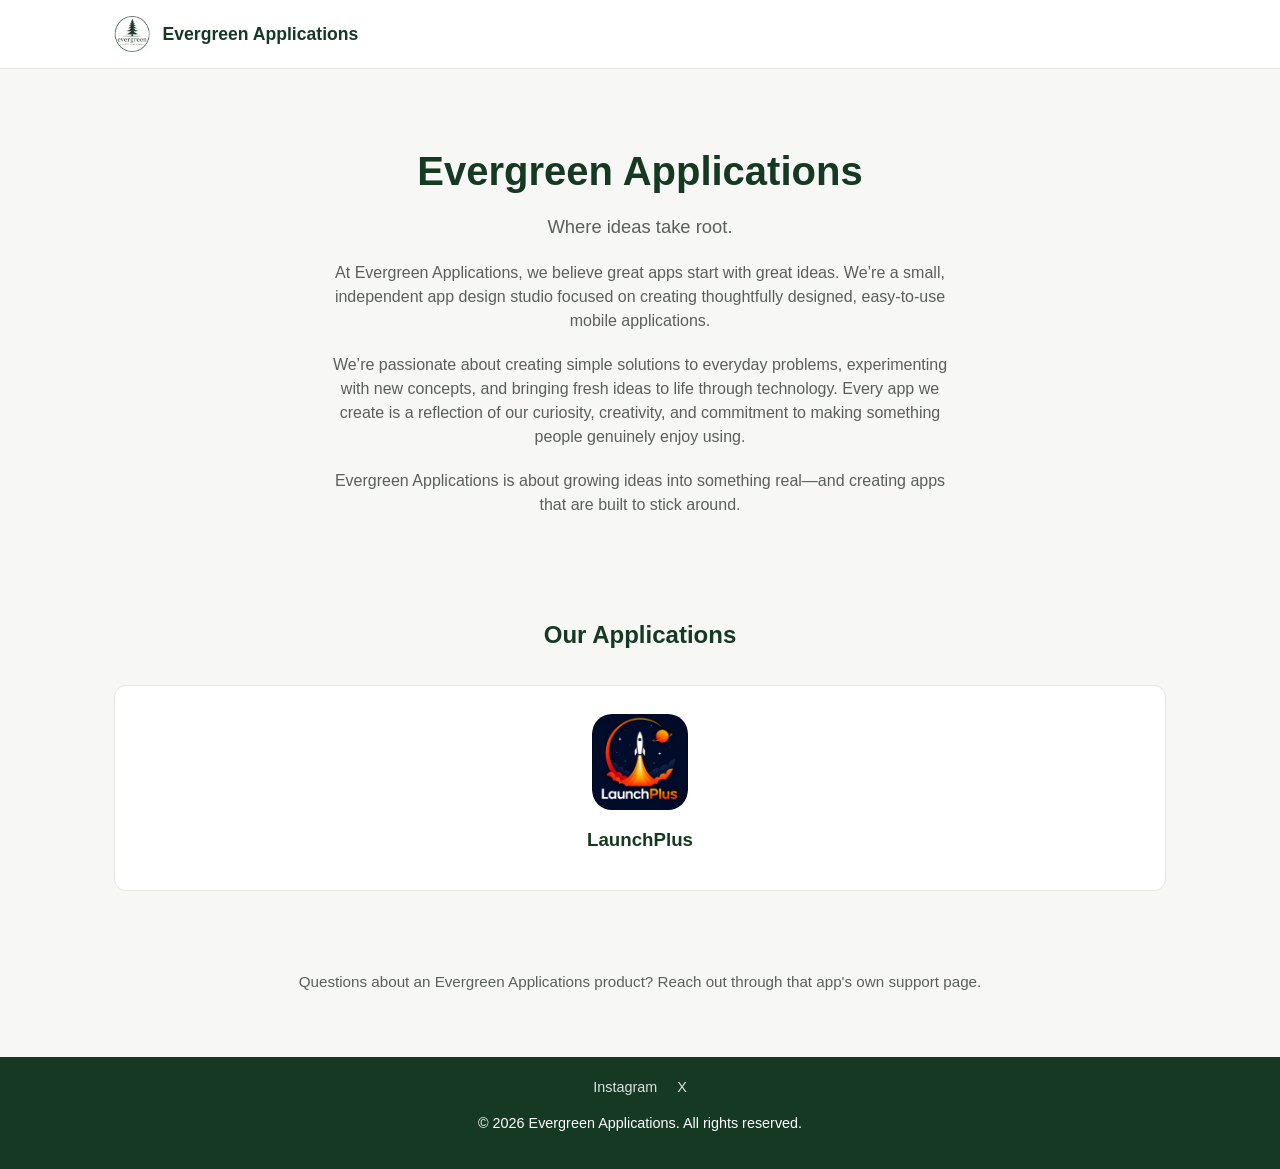
<file: index.html>
<!DOCTYPE html>
<html lang="en">
<head>
  <meta charset="UTF-8">
  <meta name="viewport" content="width=device-width, initial-scale=1.0">
  <title>Evergreen Applications</title>
  <meta name="description" content="Evergreen Applications builds thoughtfully designed software, including LaunchPlus.">
  <link rel="icon" href="images/favicon.png">
  <link rel="stylesheet" href="css/style.css">
</head>
<body>

  <header class="site-header">
    <div class="container header-inner">
      <a href="index.html" class="brand">
        <img src="images/logo.png" alt="Evergreen Applications" class="brand-logo">
        <span class="brand-name">Evergreen Applications</span>
      </a>
    </div>
  </header>

  <main>
    <section class="hero">
      <div class="container">
        <h1>Evergreen Applications</h1>
        <p class="hero-subtitle">Where ideas take root.</p>
        <p class="hero-about">
          At Evergreen Applications, we believe great apps start with great ideas. We&rsquo;re a small,
          independent app design studio focused on creating thoughtfully designed, easy-to-use mobile
          applications.
        </p>
        <p class="hero-about">
          We&rsquo;re passionate about creating simple solutions to everyday problems, experimenting with
          new concepts, and bringing fresh ideas to life through technology. Every app we create is a
          reflection of our curiosity, creativity, and commitment to making something people genuinely
          enjoy using.
        </p>
        <p class="hero-about">
          Evergreen Applications is about growing ideas into something real&mdash;and creating apps that
          are built to stick around.
        </p>
      </div>
    </section>

    <section class="apps">
      <div class="container">
        <h2>Our Applications</h2>
        <div class="app-grid">

          <a href="apps/launchplus/index.html" class="app-card">
            <div class="app-card-icon">
              <img src="apps/launchplus/images/LaunchPlus.png" alt="" class="app-icon">
            </div>
            <h3 class="app-card-title">LaunchPlus</h3>
          </a>

        </div>
      </div>
    </section>

    <section class="support-note">
      <div class="container">
        <p>Questions about an Evergreen Applications product? Reach out through that app's own support page.</p>
      </div>
    </section>
  </main>

  <footer class="site-footer">
    <div class="container">
      <nav class="footer-social">
        <a href="https://www.instagram.com/evergreen_applications" target="_blank" rel="noopener">Instagram</a>
        <a href="https://x.com/evergreenappsco" target="_blank" rel="noopener">X</a>
      </nav>
      <p>&copy; <span id="year"></span> Evergreen Applications. All rights reserved.</p>
    </div>
  </footer>

  <script src="js/main.js"></script>
</body>
</html>
</file>
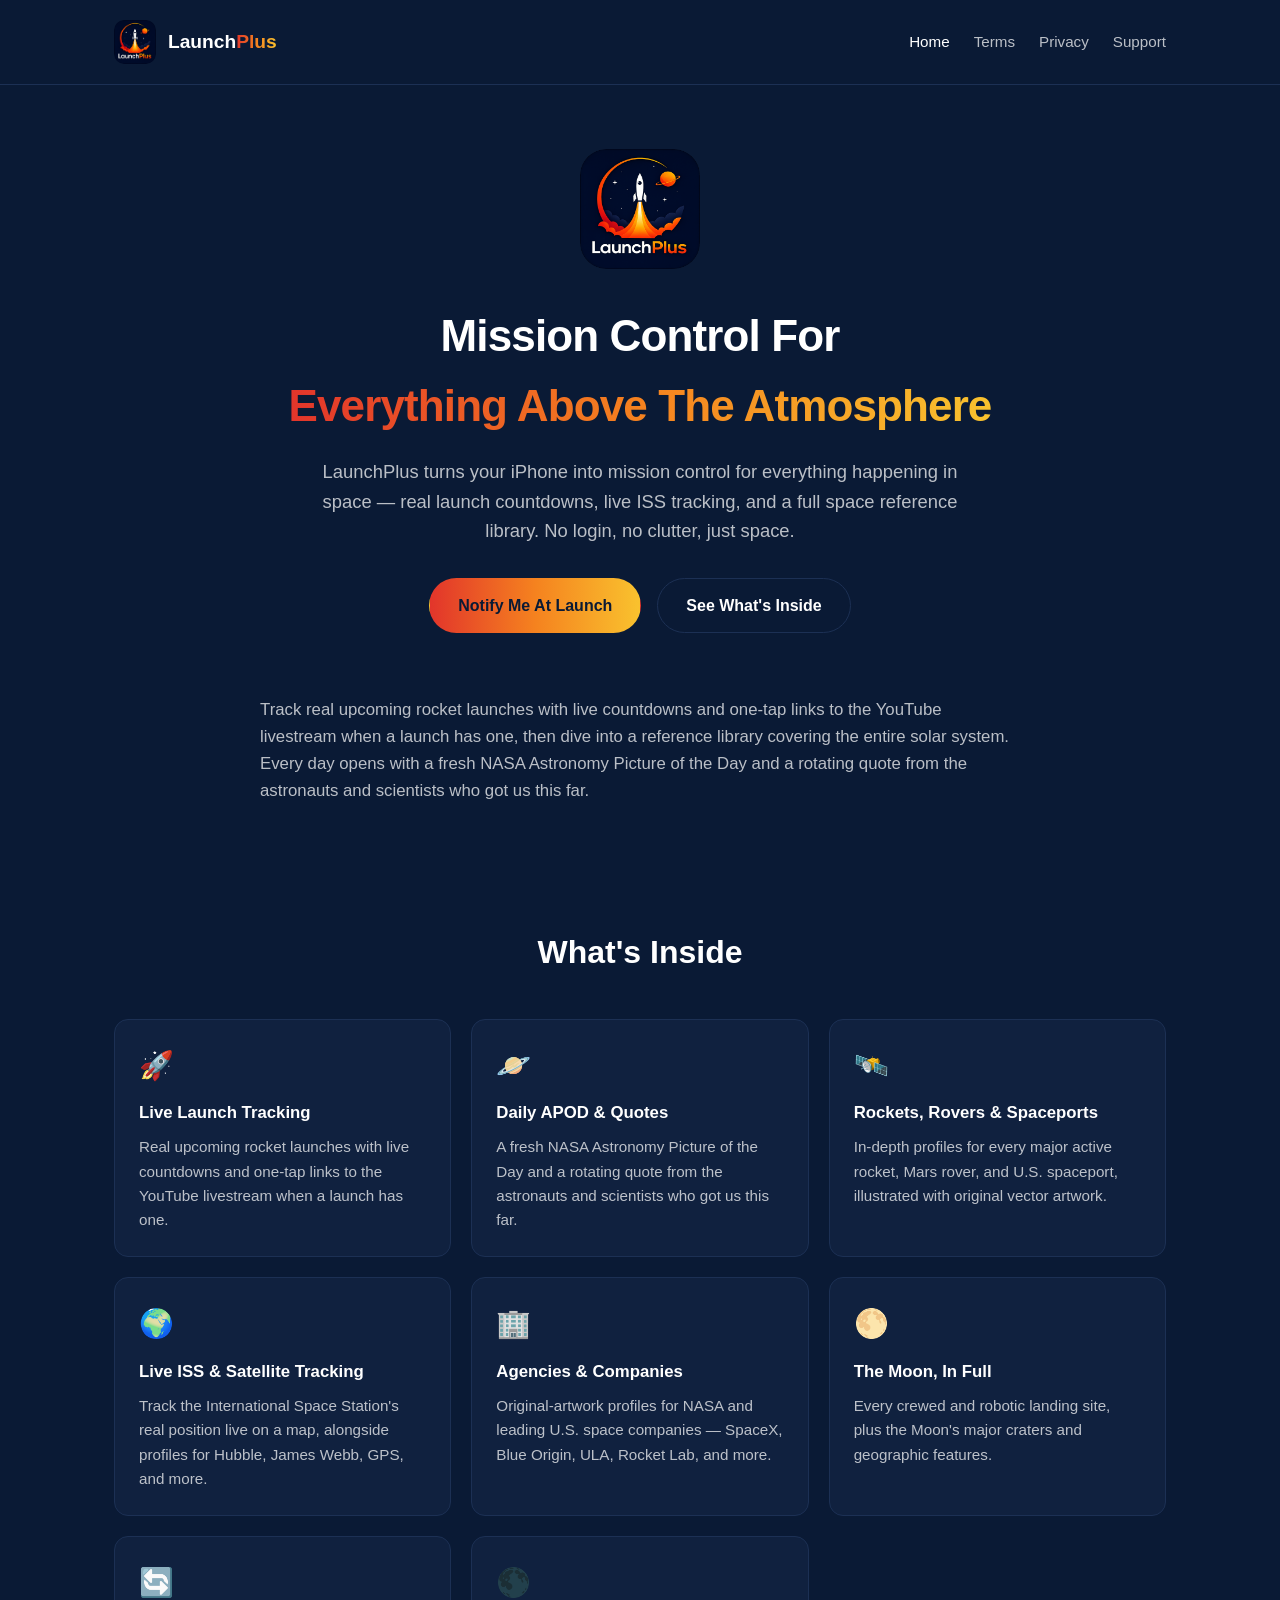
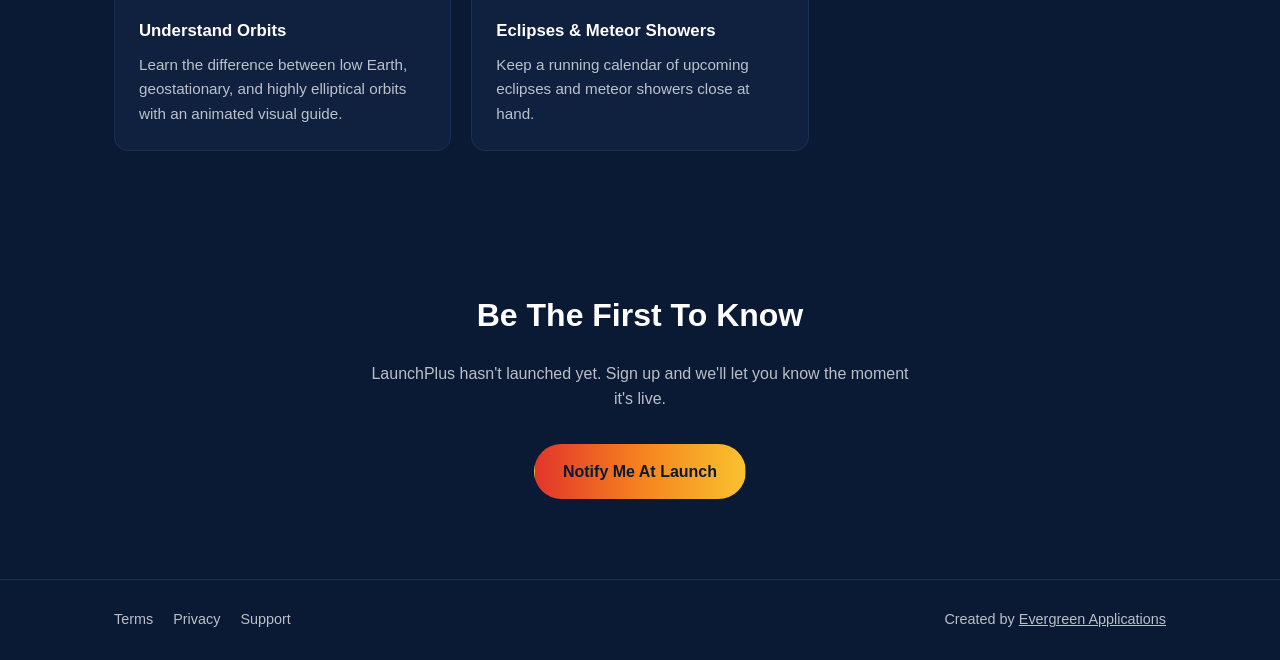
<file: apps/launchplus/index.html>
<!DOCTYPE html>
<html lang="en">
<head>
  <meta charset="UTF-8">
  <meta name="viewport" content="width=device-width, initial-scale=1.0">
  <title>LaunchPlus &mdash; Mission Control For Everything Above The Atmosphere</title>
  <meta name="description" content="LaunchPlus turns your iPhone into a mission control for everything happening above the atmosphere: live launch tracking, ISS position, and a full space reference library.">
  <link rel="icon" href="images/LaunchPlus.png">
  <link rel="stylesheet" href="css/style.css">
</head>
<body>

  <header class="site-header">
    <div class="container header-inner">
      <a href="index.html" class="brand">
        <img src="images/LaunchPlus.png" alt="LaunchPlus" class="brand-logo">
        <span class="brand-name">Launch<span class="accent-word">Plus</span></span>
      </a>
      <nav class="site-nav">
        <a href="index.html" aria-current="page">Home</a>
        <a href="terms.html">Terms</a>
        <a href="privacy.html">Privacy</a>
        <a href="support.html">Support</a>
      </nav>
    </div>
  </header>

  <main>
    <section class="hero">
      <div class="container">
        <img src="images/LaunchPlus.png" alt="" class="hero-logo">
        <h1>Mission Control For<br><span class="accent">Everything Above The Atmosphere</span></h1>
        <p class="hero-subtitle">
          LaunchPlus turns your iPhone into mission control for everything happening in space &mdash;
          real launch countdowns, live ISS tracking, and a full space reference library. No login, no clutter, just space.
        </p>
        <div class="hero-actions">
          <a href="https://form.jotform.com/262116581425050" class="button button-primary" target="_blank" rel="noopener">Notify Me At Launch</a>
          <a href="#features" class="button button-secondary">See What's Inside</a>
        </div>
      </div>
    </section>

    <section class="about">
      <div class="container">
        <p>
          Track real upcoming rocket launches with live countdowns and one-tap links to the YouTube livestream
          when a launch has one, then dive into a reference library covering the entire solar system.
          Every day opens with a fresh NASA Astronomy Picture of the Day and a rotating quote from the astronauts
          and scientists who got us this far.
        </p>
      </div>
    </section>

    <section class="features" id="features">
      <div class="container">
        <h2>What's Inside</h2>
        <div class="feature-grid">

          <div class="feature-card">
            <span class="feature-icon">🚀</span>
            <h3>Live Launch Tracking</h3>
            <p>Real upcoming rocket launches with live countdowns and one-tap links to the YouTube livestream when a launch has one.</p>
          </div>

          <div class="feature-card">
            <span class="feature-icon">🪐</span>
            <h3>Daily APOD &amp; Quotes</h3>
            <p>A fresh NASA Astronomy Picture of the Day and a rotating quote from the astronauts and scientists who got us this far.</p>
          </div>

          <div class="feature-card">
            <span class="feature-icon">🛰️</span>
            <h3>Rockets, Rovers &amp; Spaceports</h3>
            <p>In-depth profiles for every major active rocket, Mars rover, and U.S. spaceport, illustrated with original vector artwork.</p>
          </div>

          <div class="feature-card">
            <span class="feature-icon">🌍</span>
            <h3>Live ISS &amp; Satellite Tracking</h3>
            <p>Track the International Space Station's real position live on a map, alongside profiles for Hubble, James Webb, GPS, and more.</p>
          </div>

          <div class="feature-card">
            <span class="feature-icon">🏢</span>
            <h3>Agencies &amp; Companies</h3>
            <p>Original-artwork profiles for NASA and leading U.S. space companies &mdash; SpaceX, Blue Origin, ULA, Rocket Lab, and more.</p>
          </div>

          <div class="feature-card">
            <span class="feature-icon">🌕</span>
            <h3>The Moon, In Full</h3>
            <p>Every crewed and robotic landing site, plus the Moon's major craters and geographic features.</p>
          </div>

          <div class="feature-card">
            <span class="feature-icon">🔄</span>
            <h3>Understand Orbits</h3>
            <p>Learn the difference between low Earth, geostationary, and highly elliptical orbits with an animated visual guide.</p>
          </div>

          <div class="feature-card">
            <span class="feature-icon">🌑</span>
            <h3>Eclipses &amp; Meteor Showers</h3>
            <p>Keep a running calendar of upcoming eclipses and meteor showers close at hand.</p>
          </div>

        </div>
      </div>
    </section>

    <section class="notify" id="notify">
      <div class="container">
        <h2>Be The First To Know</h2>
        <p class="notify-subtitle">LaunchPlus hasn't launched yet. Sign up and we'll let you know the moment it's live.</p>
        <div class="hero-actions">
          <a href="https://form.jotform.com/262116581425050" class="button button-primary" target="_blank" rel="noopener">Notify Me At Launch</a>
        </div>
      </div>
    </section>
  </main>

  <footer class="site-footer">
    <div class="container footer-inner">
      <nav class="footer-links">
        <a href="terms.html">Terms</a>
        <a href="privacy.html">Privacy</a>
        <a href="support.html">Support</a>
      </nav>
      <p class="footer-credit">Created by <a href="../../index.html">Evergreen Applications</a></p>
    </div>
  </footer>

</body>
</html>
</file>
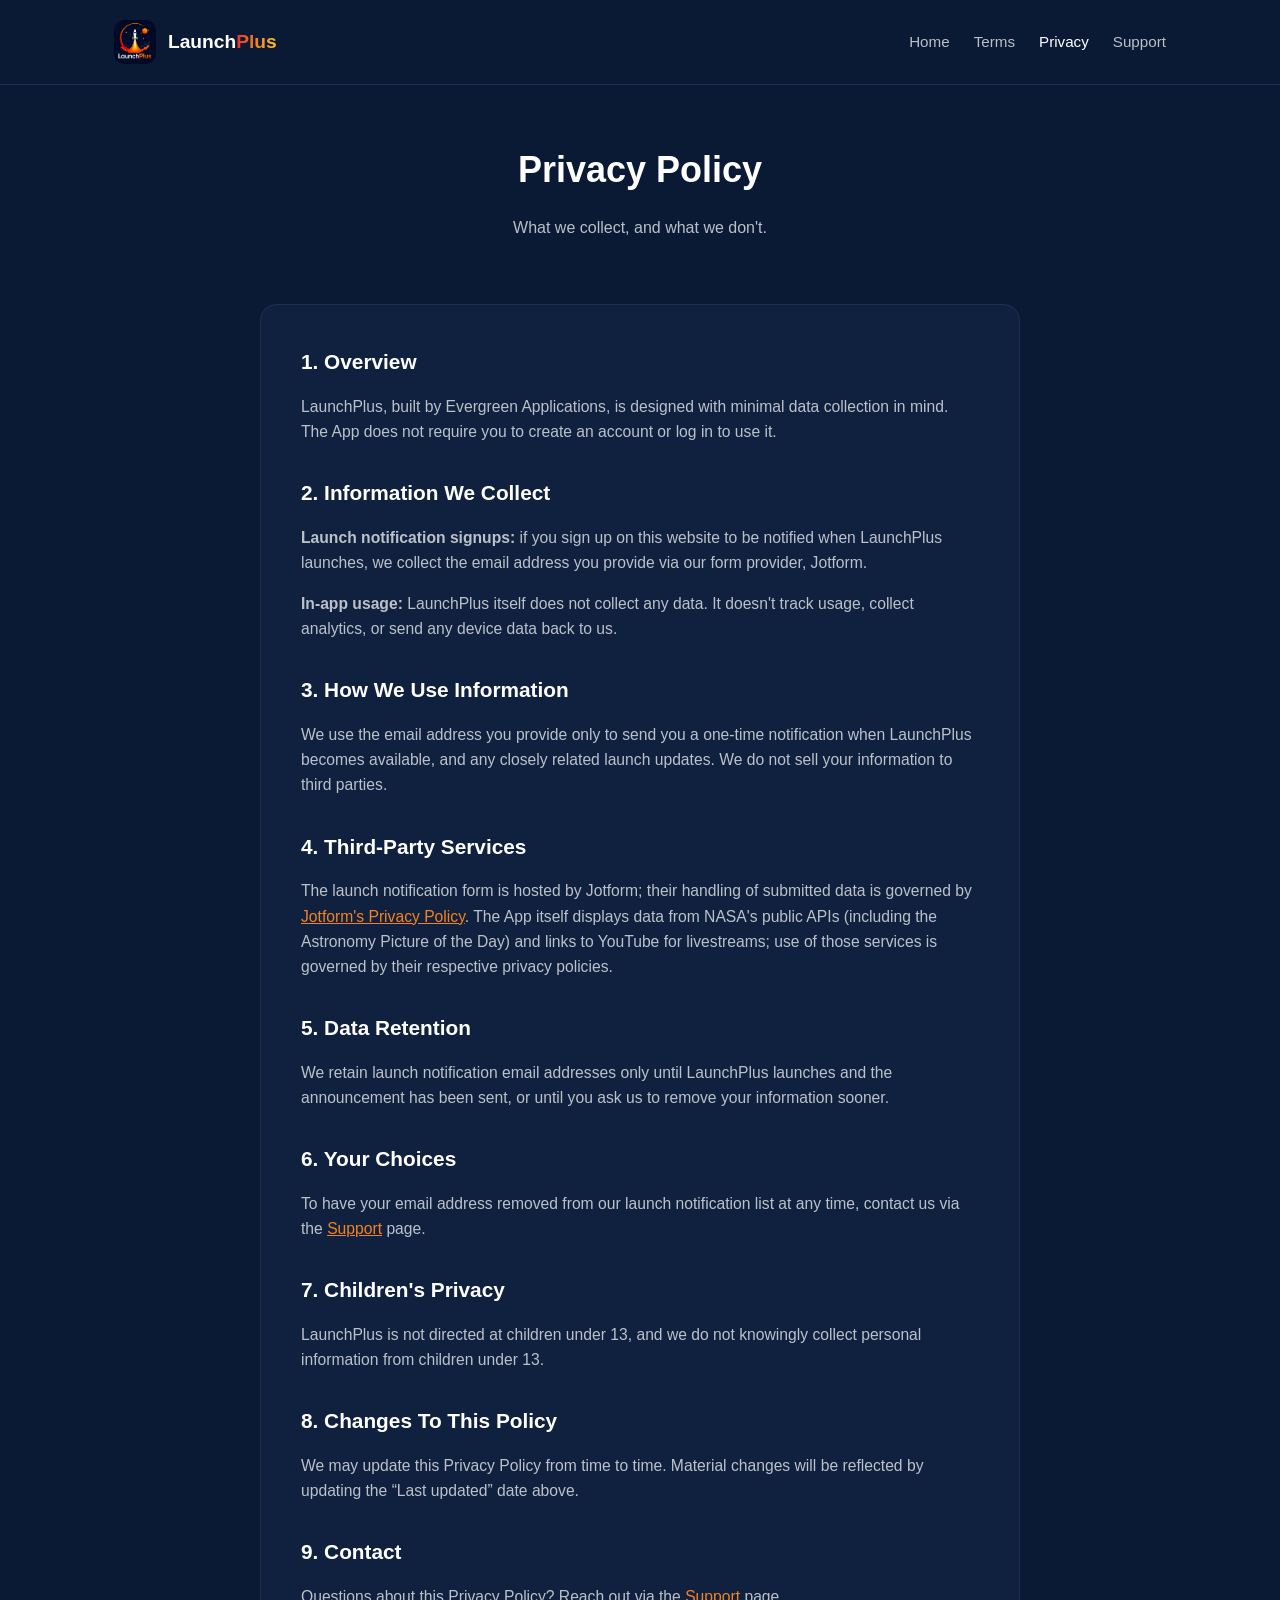
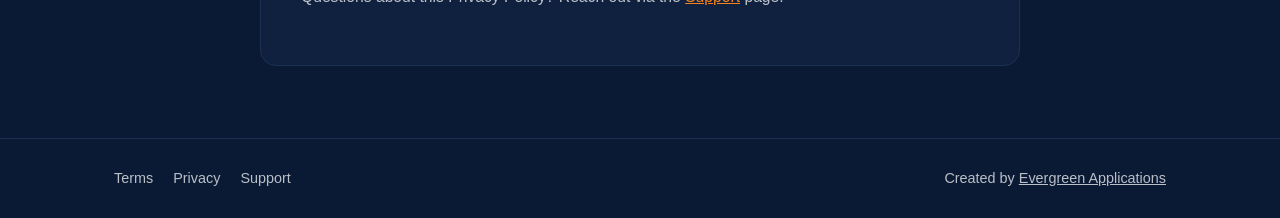
<file: apps/launchplus/privacy.html>
<!DOCTYPE html>
<html lang="en">
<head>
  <meta charset="UTF-8">
  <meta name="viewport" content="width=device-width, initial-scale=1.0">
  <title>Privacy Policy &mdash; LaunchPlus</title>
  <link rel="icon" href="images/LaunchPlus.png">
  <link rel="stylesheet" href="css/style.css">
</head>
<body>

  <header class="site-header">
    <div class="container header-inner">
      <a href="index.html" class="brand">
        <img src="images/LaunchPlus.png" alt="LaunchPlus" class="brand-logo">
        <span class="brand-name">Launch<span class="accent-word">Plus</span></span>
      </a>
      <nav class="site-nav">
        <a href="index.html">Home</a>
        <a href="terms.html">Terms</a>
        <a href="privacy.html" aria-current="page">Privacy</a>
        <a href="support.html">Support</a>
      </nav>
    </div>
  </header>

  <main>
    <section class="page-hero">
      <div class="container">
        <h1>Privacy Policy</h1>
        <p>What we collect, and what we don't.</p>
      </div>
    </section>

    <section class="legal">
      <div class="container">
        <div class="legal-content">
          <h2>1. Overview</h2>
          <p>
            LaunchPlus, built by Evergreen Applications, is designed with minimal data collection in mind. The App does
            not require you to create an account or log in to use it.
          </p>

          <h2>2. Information We Collect</h2>
          <p>
            <strong>Launch notification signups:</strong> if you sign up on this website to be notified when LaunchPlus
            launches, we collect the email address you provide via our form provider, Jotform.
          </p>
          <p>
            <strong>In-app usage:</strong> LaunchPlus itself does not collect any data. It doesn't track usage,
            collect analytics, or send any device data back to us.
          </p>

          <h2>3. How We Use Information</h2>
          <p>
            We use the email address you provide only to send you a one-time notification when LaunchPlus becomes
            available, and any closely related launch updates. We do not sell your information to third parties.
          </p>

          <h2>4. Third-Party Services</h2>
          <p>
            The launch notification form is hosted by Jotform; their handling of submitted data is governed by
            <a href="https://www.jotform.com/privacy/" target="_blank" rel="noopener">Jotform's Privacy Policy</a>.
            The App itself displays data from NASA's public APIs (including the Astronomy Picture of the Day) and
            links to YouTube for livestreams; use of those services is governed by their respective privacy policies.
          </p>

          <h2>5. Data Retention</h2>
          <p>
            We retain launch notification email addresses only until LaunchPlus launches and the announcement has been
            sent, or until you ask us to remove your information sooner.
          </p>

          <h2>6. Your Choices</h2>
          <p>
            To have your email address removed from our launch notification list at any time, contact us via the
            <a href="support.html">Support</a> page.
          </p>

          <h2>7. Children's Privacy</h2>
          <p>
            LaunchPlus is not directed at children under 13, and we do not knowingly collect personal information from
            children under 13.
          </p>

          <h2>8. Changes To This Policy</h2>
          <p>
            We may update this Privacy Policy from time to time. Material changes will be reflected by updating the
            &ldquo;Last updated&rdquo; date above.
          </p>

          <h2>9. Contact</h2>
          <p>
            Questions about this Privacy Policy? Reach out via the <a href="support.html">Support</a> page.
          </p>
        </div>
      </div>
    </section>
  </main>

  <footer class="site-footer">
    <div class="container footer-inner">
      <nav class="footer-links">
        <a href="terms.html">Terms</a>
        <a href="privacy.html">Privacy</a>
        <a href="support.html">Support</a>
      </nav>
      <p class="footer-credit">Created by <a href="../../index.html">Evergreen Applications</a></p>
    </div>
  </footer>

</body>
</html>
</file>
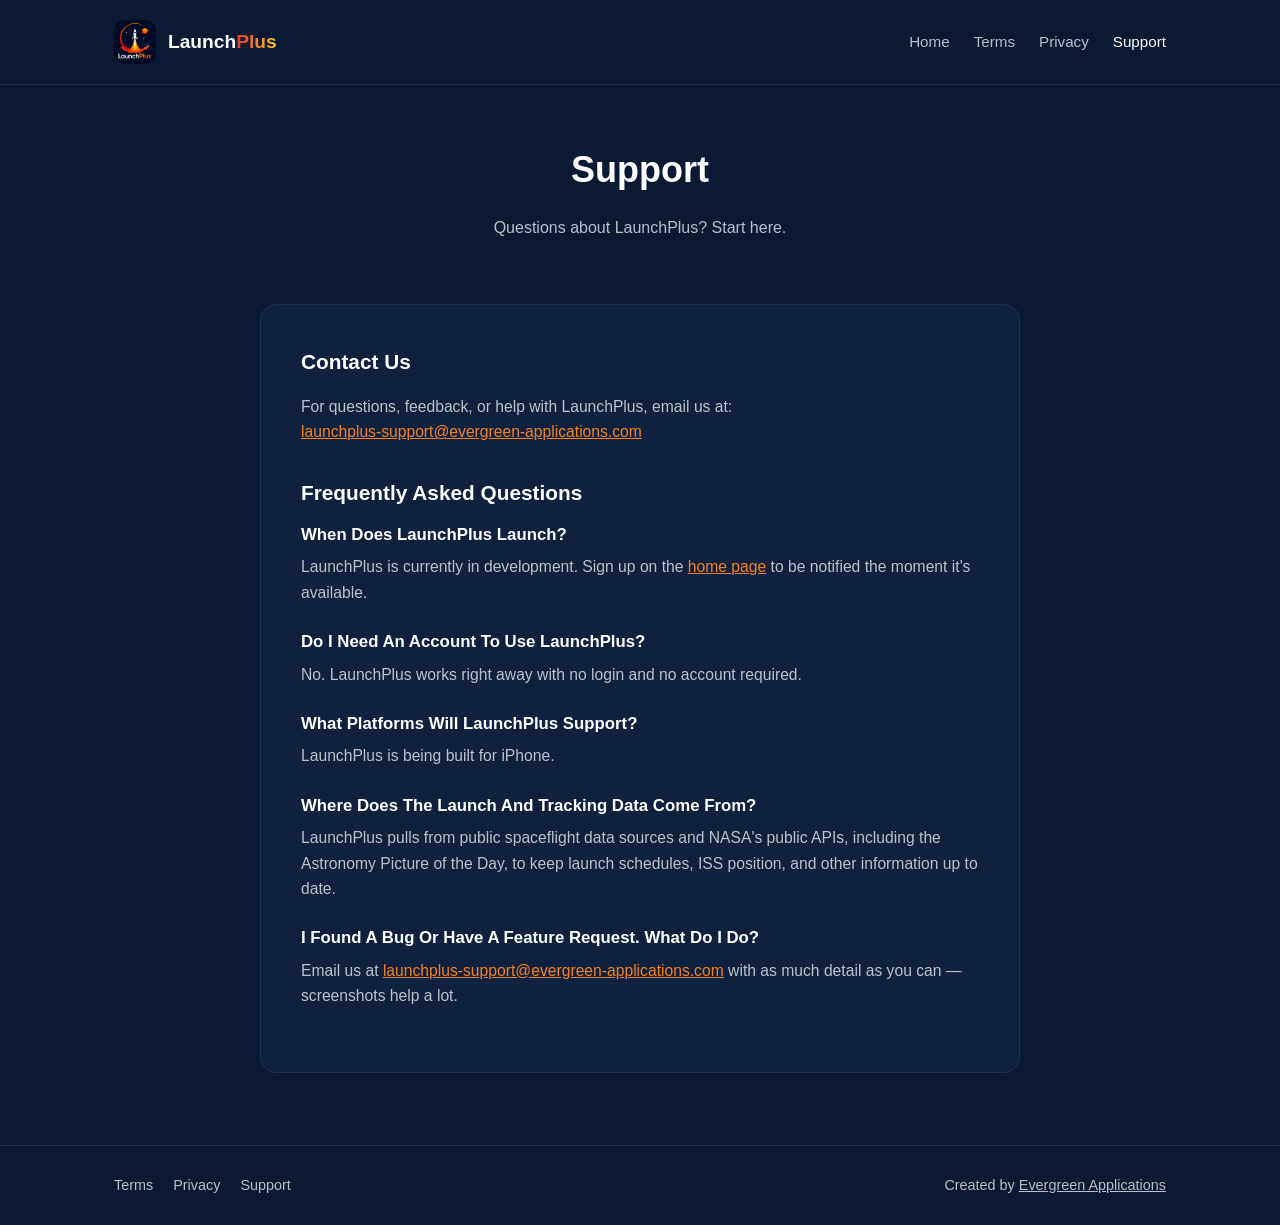
<file: apps/launchplus/support.html>
<!DOCTYPE html>
<html lang="en">
<head>
  <meta charset="UTF-8">
  <meta name="viewport" content="width=device-width, initial-scale=1.0">
  <title>Support &mdash; LaunchPlus</title>
  <link rel="icon" href="images/LaunchPlus.png">
  <link rel="stylesheet" href="css/style.css">
</head>
<body>

  <header class="site-header">
    <div class="container header-inner">
      <a href="index.html" class="brand">
        <img src="images/LaunchPlus.png" alt="LaunchPlus" class="brand-logo">
        <span class="brand-name">Launch<span class="accent-word">Plus</span></span>
      </a>
      <nav class="site-nav">
        <a href="index.html">Home</a>
        <a href="terms.html">Terms</a>
        <a href="privacy.html">Privacy</a>
        <a href="support.html" aria-current="page">Support</a>
      </nav>
    </div>
  </header>

  <main>
    <section class="page-hero">
      <div class="container">
        <h1>Support</h1>
        <p>Questions about LaunchPlus? Start here.</p>
      </div>
    </section>

    <section class="support">
      <div class="container">
        <div class="support-content">

          <h2>Contact Us</h2>
          <p>
            For questions, feedback, or help with LaunchPlus, email us at:<br>
            <a href="mailto:launchplus-support@evergreen-applications.com">launchplus-support@evergreen-applications.com</a>
          </p>

          <h2>Frequently Asked Questions</h2>

          <div class="faq-item">
            <h3>When Does LaunchPlus Launch?</h3>
            <p>
              LaunchPlus is currently in development. Sign up on the <a href="index.html#notify">home page</a> to be
              notified the moment it's available.
            </p>
          </div>

          <div class="faq-item">
            <h3>Do I Need An Account To Use LaunchPlus?</h3>
            <p>No. LaunchPlus works right away with no login and no account required.</p>
          </div>

          <div class="faq-item">
            <h3>What Platforms Will LaunchPlus Support?</h3>
            <p>LaunchPlus is being built for iPhone.</p>
          </div>

          <div class="faq-item">
            <h3>Where Does The Launch And Tracking Data Come From?</h3>
            <p>
              LaunchPlus pulls from public spaceflight data sources and NASA's public APIs, including the Astronomy
              Picture of the Day, to keep launch schedules, ISS position, and other information up to date.
            </p>
          </div>

          <div class="faq-item">
            <h3>I Found A Bug Or Have A Feature Request. What Do I Do?</h3>
            <p>
              Email us at <a href="mailto:launchplus-support@evergreen-applications.com">launchplus-support@evergreen-applications.com</a>
              with as much detail as you can &mdash; screenshots help a lot.
            </p>
          </div>

        </div>
      </div>
    </section>
  </main>

  <footer class="site-footer">
    <div class="container footer-inner">
      <nav class="footer-links">
        <a href="terms.html">Terms</a>
        <a href="privacy.html">Privacy</a>
        <a href="support.html">Support</a>
      </nav>
      <p class="footer-credit">Created by <a href="../../index.html">Evergreen Applications</a></p>
    </div>
  </footer>

</body>
</html>
</file>
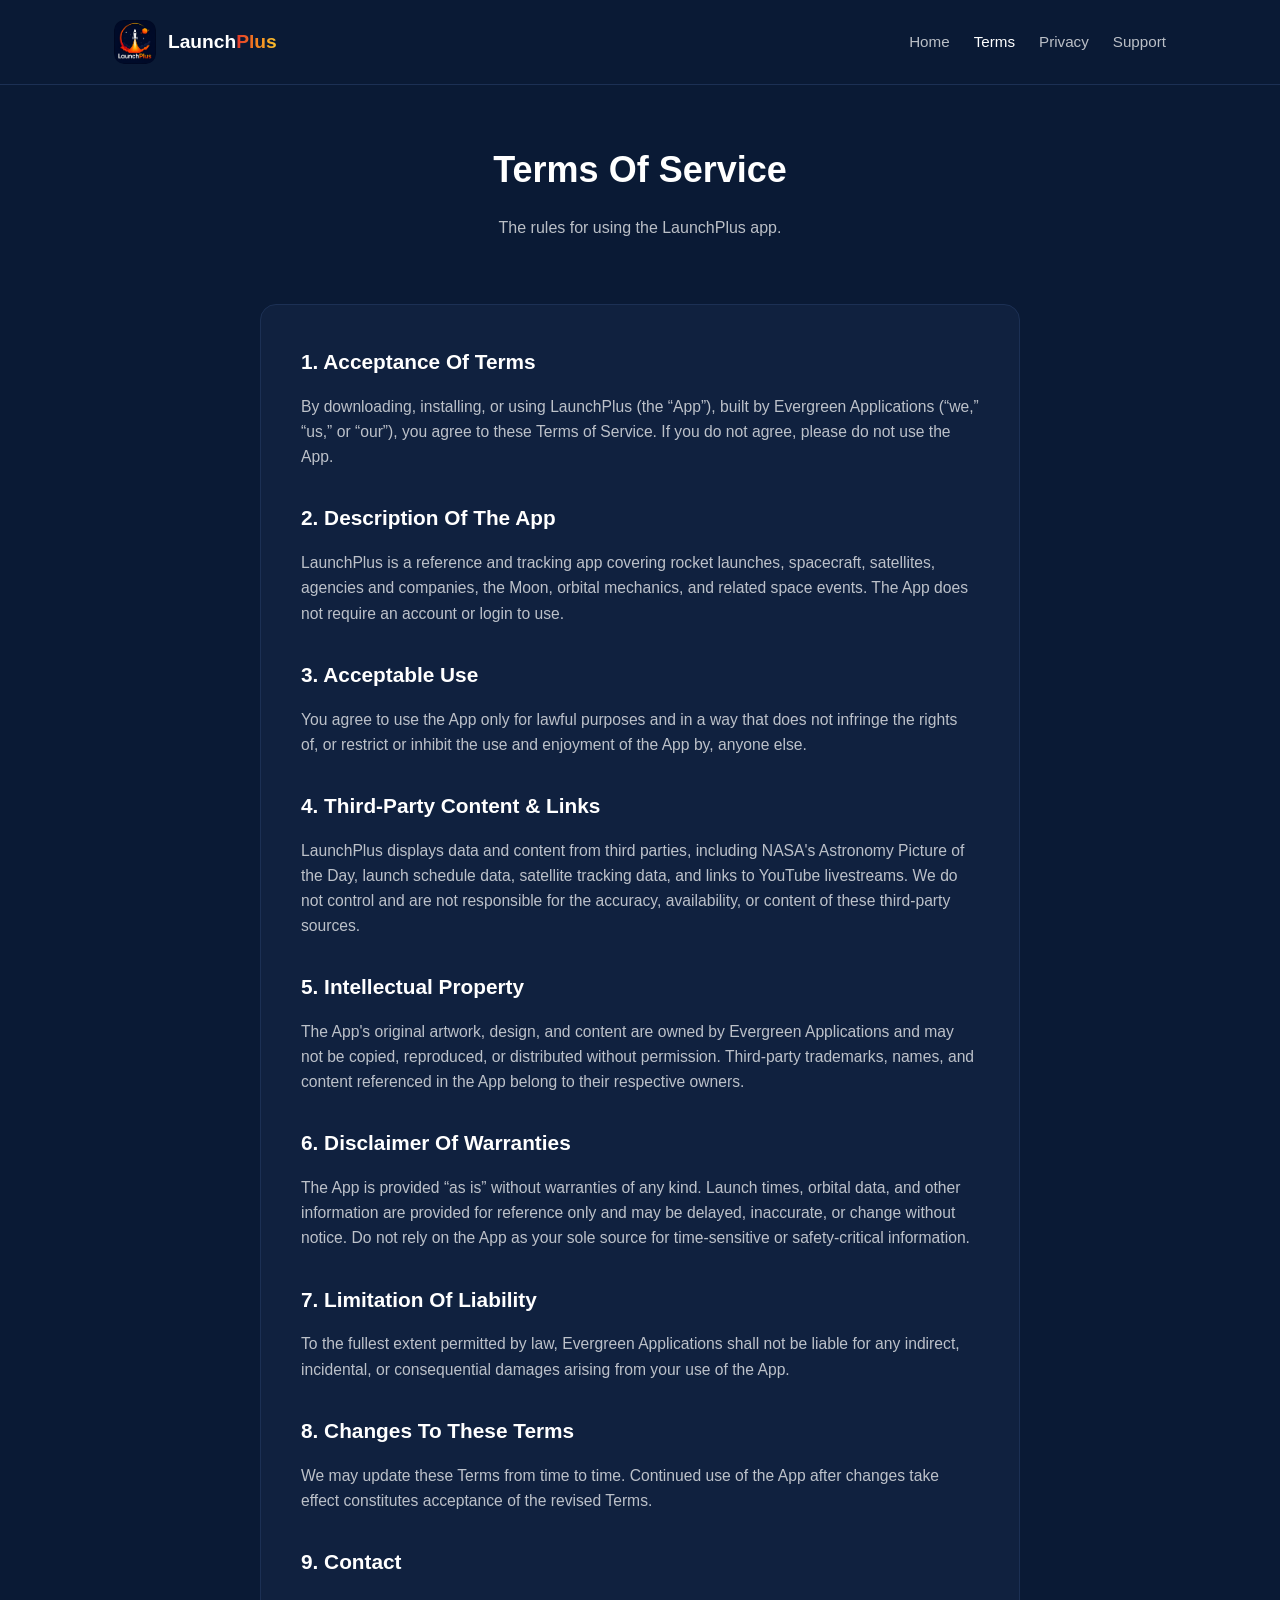
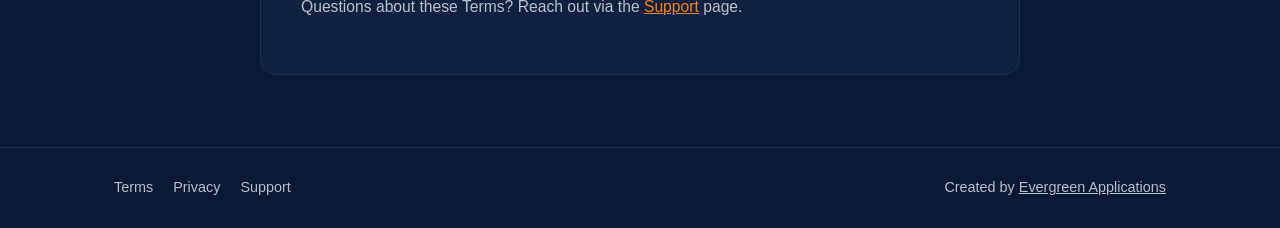
<file: apps/launchplus/terms.html>
<!DOCTYPE html>
<html lang="en">
<head>
  <meta charset="UTF-8">
  <meta name="viewport" content="width=device-width, initial-scale=1.0">
  <title>Terms Of Service &mdash; LaunchPlus</title>
  <link rel="icon" href="images/LaunchPlus.png">
  <link rel="stylesheet" href="css/style.css">
</head>
<body>

  <header class="site-header">
    <div class="container header-inner">
      <a href="index.html" class="brand">
        <img src="images/LaunchPlus.png" alt="LaunchPlus" class="brand-logo">
        <span class="brand-name">Launch<span class="accent-word">Plus</span></span>
      </a>
      <nav class="site-nav">
        <a href="index.html">Home</a>
        <a href="terms.html" aria-current="page">Terms</a>
        <a href="privacy.html">Privacy</a>
        <a href="support.html">Support</a>
      </nav>
    </div>
  </header>

  <main>
    <section class="page-hero">
      <div class="container">
        <h1>Terms Of Service</h1>
        <p>The rules for using the LaunchPlus app.</p>
      </div>
    </section>

    <section class="legal">
      <div class="container">
        <div class="legal-content">
          <h2>1. Acceptance Of Terms</h2>
          <p>
            By downloading, installing, or using LaunchPlus (the &ldquo;App&rdquo;), built by Evergreen Applications
            (&ldquo;we,&rdquo; &ldquo;us,&rdquo; or &ldquo;our&rdquo;), you agree to these Terms of Service. If you do not
            agree, please do not use the App.
          </p>

          <h2>2. Description Of The App</h2>
          <p>
            LaunchPlus is a reference and tracking app covering rocket launches, spacecraft, satellites, agencies and
            companies, the Moon, orbital mechanics, and related space events. The App does not require an account or
            login to use.
          </p>

          <h2>3. Acceptable Use</h2>
          <p>
            You agree to use the App only for lawful purposes and in a way that does not infringe the rights of, or
            restrict or inhibit the use and enjoyment of the App by, anyone else.
          </p>

          <h2>4. Third-Party Content &amp; Links</h2>
          <p>
            LaunchPlus displays data and content from third parties, including NASA's Astronomy Picture of the Day,
            launch schedule data, satellite tracking data, and links to YouTube livestreams. We do not control and
            are not responsible for the accuracy, availability, or content of these third-party sources.
          </p>

          <h2>5. Intellectual Property</h2>
          <p>
            The App's original artwork, design, and content are owned by Evergreen Applications and may not be
            copied, reproduced, or distributed without permission. Third-party trademarks, names, and content
            referenced in the App belong to their respective owners.
          </p>

          <h2>6. Disclaimer Of Warranties</h2>
          <p>
            The App is provided &ldquo;as is&rdquo; without warranties of any kind. Launch times, orbital data, and
            other information are provided for reference only and may be delayed, inaccurate, or change without
            notice. Do not rely on the App as your sole source for time-sensitive or safety-critical information.
          </p>

          <h2>7. Limitation Of Liability</h2>
          <p>
            To the fullest extent permitted by law, Evergreen Applications shall not be liable for any indirect,
            incidental, or consequential damages arising from your use of the App.
          </p>

          <h2>8. Changes To These Terms</h2>
          <p>
            We may update these Terms from time to time. Continued use of the App after changes take effect
            constitutes acceptance of the revised Terms.
          </p>

          <h2>9. Contact</h2>
          <p>
            Questions about these Terms? Reach out via the <a href="support.html">Support</a> page.
          </p>
        </div>
      </div>
    </section>
  </main>

  <footer class="site-footer">
    <div class="container footer-inner">
      <nav class="footer-links">
        <a href="terms.html">Terms</a>
        <a href="privacy.html">Privacy</a>
        <a href="support.html">Support</a>
      </nav>
      <p class="footer-credit">Created by <a href="../../index.html">Evergreen Applications</a></p>
    </div>
  </footer>

</body>
</html>
</file>
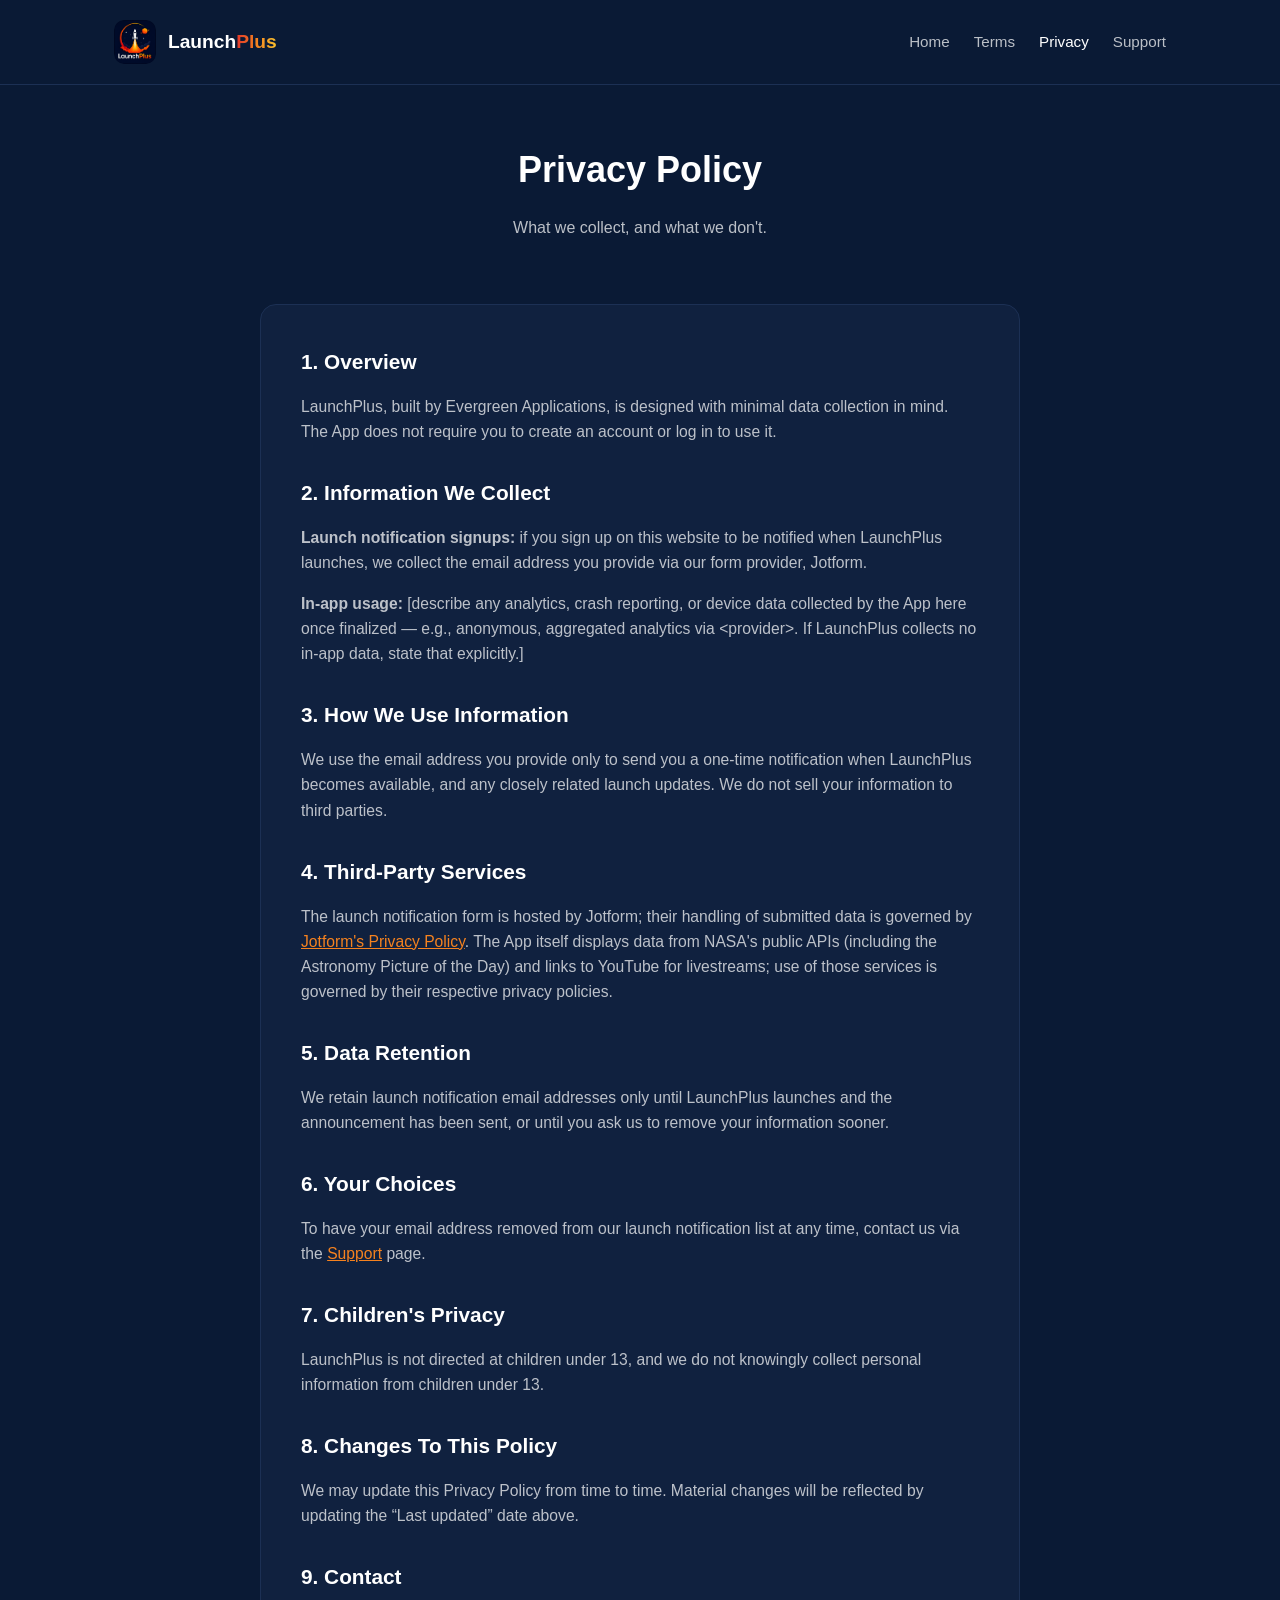
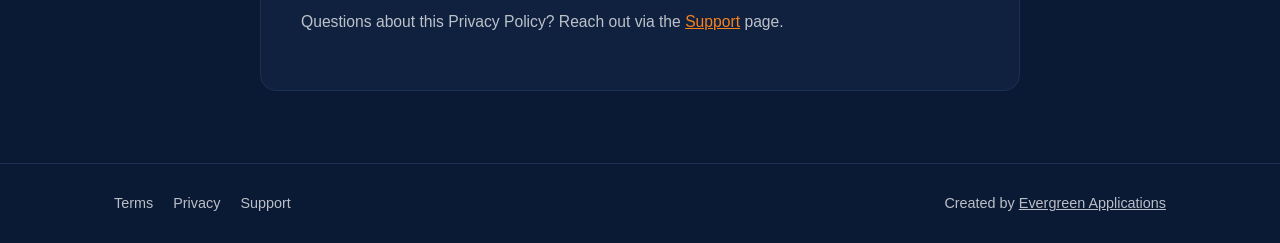
<file: apps/spacehub/privacy.html>
<!DOCTYPE html>
<html lang="en">
<head>
  <meta charset="UTF-8">
  <meta name="viewport" content="width=device-width, initial-scale=1.0">
  <title>Privacy Policy &mdash; LaunchPlus</title>
  <link rel="icon" href="images/LaunchPlus.png">
  <link rel="stylesheet" href="css/style.css">
</head>
<body>

  <header class="site-header">
    <div class="container header-inner">
      <a href="index.html" class="brand">
        <img src="images/LaunchPlus.png" alt="LaunchPlus" class="brand-logo">
        <span class="brand-name">Launch<span class="accent-word">Plus</span></span>
      </a>
      <nav class="site-nav">
        <a href="index.html">Home</a>
        <a href="terms.html">Terms</a>
        <a href="privacy.html" aria-current="page">Privacy</a>
        <a href="support.html">Support</a>
      </nav>
    </div>
  </header>

  <main>
    <section class="page-hero">
      <div class="container">
        <h1>Privacy Policy</h1>
        <p>What we collect, and what we don't.</p>
      </div>
    </section>

    <section class="legal">
      <div class="container">
        <div class="legal-content">
          <h2>1. Overview</h2>
          <p>
            LaunchPlus, built by Evergreen Applications, is designed with minimal data collection in mind. The App does
            not require you to create an account or log in to use it.
          </p>

          <h2>2. Information We Collect</h2>
          <p>
            <strong>Launch notification signups:</strong> if you sign up on this website to be notified when LaunchPlus
            launches, we collect the email address you provide via our form provider, Jotform.
          </p>
          <p>
            <strong>In-app usage:</strong> [describe any analytics, crash reporting, or device data collected by the
            App here once finalized &mdash; e.g., anonymous, aggregated analytics via &lt;provider&gt;. If LaunchPlus
            collects no in-app data, state that explicitly.]
          </p>

          <h2>3. How We Use Information</h2>
          <p>
            We use the email address you provide only to send you a one-time notification when LaunchPlus becomes
            available, and any closely related launch updates. We do not sell your information to third parties.
          </p>

          <h2>4. Third-Party Services</h2>
          <p>
            The launch notification form is hosted by Jotform; their handling of submitted data is governed by
            <a href="https://www.jotform.com/privacy/" target="_blank" rel="noopener">Jotform's Privacy Policy</a>.
            The App itself displays data from NASA's public APIs (including the Astronomy Picture of the Day) and
            links to YouTube for livestreams; use of those services is governed by their respective privacy policies.
          </p>

          <h2>5. Data Retention</h2>
          <p>
            We retain launch notification email addresses only until LaunchPlus launches and the announcement has been
            sent, or until you ask us to remove your information sooner.
          </p>

          <h2>6. Your Choices</h2>
          <p>
            To have your email address removed from our launch notification list at any time, contact us via the
            <a href="support.html">Support</a> page.
          </p>

          <h2>7. Children's Privacy</h2>
          <p>
            LaunchPlus is not directed at children under 13, and we do not knowingly collect personal information from
            children under 13.
          </p>

          <h2>8. Changes To This Policy</h2>
          <p>
            We may update this Privacy Policy from time to time. Material changes will be reflected by updating the
            &ldquo;Last updated&rdquo; date above.
          </p>

          <h2>9. Contact</h2>
          <p>
            Questions about this Privacy Policy? Reach out via the <a href="support.html">Support</a> page.
          </p>
        </div>
      </div>
    </section>
  </main>

  <footer class="site-footer">
    <div class="container footer-inner">
      <nav class="footer-links">
        <a href="terms.html">Terms</a>
        <a href="privacy.html">Privacy</a>
        <a href="support.html">Support</a>
      </nav>
      <p class="footer-credit">Created by <a href="../../index.html">Evergreen Applications</a></p>
    </div>
  </footer>

</body>
</html>
</file>
<file: css/style.css>
:root {
  --color-green: #163923;
  --color-bg: #f7f7f5;
  --color-white: #ffffff;
  --color-text: #1c1c1a;
  --color-text-muted: #5a5f5c;
  --max-width: 1100px;
}

* {
  box-sizing: border-box;
}

body {
  margin: 0;
  font-family: -apple-system, BlinkMacSystemFont, "Segoe UI", Roboto, Helvetica, Arial, sans-serif;
  background-color: var(--color-bg);
  color: var(--color-text);
  line-height: 1.5;
}

a {
  color: inherit;
  text-decoration: none;
}

.container {
  max-width: var(--max-width);
  margin: 0 auto;
  padding: 0 24px;
}

/* Header */
.site-header {
  background-color: var(--color-white);
  border-bottom: 1px solid #e5e5e2;
}

.header-inner {
  display: flex;
  align-items: center;
  padding-top: 16px;
  padding-bottom: 16px;
}

.brand {
  display: flex;
  align-items: center;
  gap: 12px;
}

.brand-logo {
  height: 36px;
  width: auto;
}

.brand-name {
  font-size: 1.1rem;
  font-weight: 600;
  color: var(--color-green);
}

/* Hero */
.hero {
  padding: 72px 0 48px;
  text-align: center;
}

.hero h1 {
  margin: 0 0 12px;
  font-size: 2.5rem;
  color: var(--color-green);
}

.hero-subtitle {
  margin: 0;
  font-size: 1.15rem;
  color: var(--color-text-muted);
}

.hero-about {
  max-width: 640px;
  margin: 20px auto 0;
  font-size: 1rem;
  color: var(--color-text-muted);
}

/* Apps */
.apps {
  padding: 32px 0 80px;
}

.apps h2 {
  text-align: center;
  color: var(--color-green);
  margin-bottom: 32px;
}

.app-grid {
  display: grid;
  grid-template-columns: repeat(auto-fit, minmax(220px, 1fr));
  gap: 24px;
}

.app-card {
  background-color: var(--color-white);
  border: 1px solid #e5e5e2;
  border-radius: 12px;
  padding: 28px 24px;
  text-align: center;
  transition: transform 0.15s ease, box-shadow 0.15s ease;
}

.app-card:hover {
  transform: translateY(-2px);
  box-shadow: 0 8px 20px rgba(22, 57, 35, 0.1);
}

.app-card-icon {
  width: 96px;
  height: 96px;
  margin: 0 auto 16px;
  display: flex;
  align-items: center;
  justify-content: center;
  border-radius: 20px;
  overflow: hidden;
}

.app-icon {
  width: 100%;
  height: 100%;
  object-fit: cover;
}

.app-card-title {
  margin: 0 0 8px;
  color: var(--color-green);
}

.app-card-description {
  margin: 0;
  color: var(--color-text-muted);
  font-size: 0.95rem;
}

/* Support note */
.support-note {
  padding: 0 0 64px;
  text-align: center;
}

.support-note p {
  margin: 0;
  color: var(--color-text-muted);
  font-size: 0.95rem;
}

/* Footer */
.site-footer {
  background-color: var(--color-green);
  color: var(--color-white);
  text-align: center;
  padding: 20px 0;
  font-size: 0.9rem;
}

.footer-social {
  display: flex;
  justify-content: center;
  gap: 20px;
  margin-bottom: 12px;
}

.footer-social a {
  color: var(--color-white);
  opacity: 0.85;
  text-decoration: none;
  font-weight: 500;
}

.footer-social a:hover {
  opacity: 1;
  text-decoration: underline;
}
</file>
<file: apps/launchplus/css/style.css>
:root {
  --navy: #0a1a35;
  --navy-elevated: #10213f;
  --navy-border: #1c3054;
  --red: #e2352b;
  --orange: #f5821f;
  --yellow: #f9c22e;
  --white: #ffffff;
  --text-muted: rgba(255, 255, 255, 0.72);
  --max-width: 1100px;
  --flame-gradient: linear-gradient(90deg, var(--red), var(--orange), var(--yellow));
}

* {
  box-sizing: border-box;
}

body {
  margin: 0;
  font-family: -apple-system, BlinkMacSystemFont, "Segoe UI", Roboto, Helvetica, Arial, sans-serif;
  background-color: var(--navy);
  color: var(--white);
  line-height: 1.6;
}

a {
  color: var(--orange);
}

a:hover {
  color: var(--yellow);
}

.container {
  max-width: var(--max-width);
  margin: 0 auto;
  padding: 0 24px;
}

/* Header */
.site-header {
  border-bottom: 1px solid var(--navy-border);
}

.header-inner {
  display: flex;
  align-items: center;
  justify-content: space-between;
  flex-wrap: wrap;
  gap: 16px;
  padding-top: 20px;
  padding-bottom: 20px;
}

.brand {
  display: flex;
  align-items: center;
  gap: 12px;
  text-decoration: none;
}

.brand-logo {
  height: 44px;
  width: auto;
  border-radius: 10px;
}

.brand-name {
  font-size: 1.2rem;
  font-weight: 700;
  color: var(--white);
}

.brand-name .accent-word {
  background: var(--flame-gradient);
  -webkit-background-clip: text;
  background-clip: text;
  color: transparent;
}

.site-nav {
  display: flex;
  gap: 24px;
}

.site-nav a {
  color: var(--text-muted);
  text-decoration: none;
  font-weight: 500;
  font-size: 0.95rem;
}

.site-nav a:hover,
.site-nav a[aria-current="page"] {
  color: var(--white);
}

/* Hero */
.hero {
  padding: 64px 0 48px;
  text-align: center;
}

.hero-logo {
  width: 120px;
  height: 120px;
  border-radius: 26px;
  margin-bottom: 24px;
}

.hero h1 {
  margin: 0 0 16px;
  font-size: 2.75rem;
  letter-spacing: -0.02em;
}

.hero h1 .accent {
  background: var(--flame-gradient);
  -webkit-background-clip: text;
  background-clip: text;
  color: transparent;
}

.hero-subtitle {
  max-width: 680px;
  margin: 0 auto 32px;
  font-size: 1.15rem;
  color: var(--text-muted);
}

.hero-actions {
  display: flex;
  justify-content: center;
  gap: 16px;
  flex-wrap: wrap;
}

.button {
  display: inline-block;
  padding: 14px 28px;
  border-radius: 999px;
  font-weight: 600;
  font-size: 1rem;
  text-decoration: none;
  border: 1px solid transparent;
}

.button-primary {
  background: var(--flame-gradient);
  color: var(--navy);
}

.button-primary:hover {
  filter: brightness(1.08);
  color: var(--navy);
}

.button-secondary {
  background: transparent;
  border-color: var(--navy-border);
  color: var(--white);
}

.button-secondary:hover {
  border-color: var(--orange);
  color: var(--white);
}

/* About */
.about {
  padding: 16px 0 56px;
}

.about p {
  max-width: 760px;
  margin: 0 auto;
  color: var(--text-muted);
  font-size: 1.05rem;
}

/* Features */
.features {
  padding: 40px 0 72px;
}

.features h2,
.notify h2,
.legal h2,
.support h2 {
  text-align: center;
  font-size: 2rem;
  margin-bottom: 40px;
}

.feature-grid {
  display: grid;
  grid-template-columns: repeat(auto-fit, minmax(260px, 1fr));
  gap: 20px;
}

.feature-card {
  background-color: var(--navy-elevated);
  border: 1px solid var(--navy-border);
  border-radius: 14px;
  padding: 24px;
}

.feature-icon {
  font-size: 1.75rem;
  margin-bottom: 12px;
  display: inline-block;
}

.feature-card h3 {
  margin: 0 0 8px;
  font-size: 1.05rem;
}

.feature-card p {
  margin: 0;
  color: var(--text-muted);
  font-size: 0.95rem;
}

/* Notify */
.notify {
  padding: 40px 0 80px;
}

.notify-subtitle {
  text-align: center;
  color: var(--text-muted);
  max-width: 560px;
  margin: -20px auto 32px;
}

/* Legal / Support content pages */
.page-hero {
  padding: 56px 0 24px;
  text-align: center;
}

.page-hero h1 {
  margin: 0 0 8px;
  font-size: 2.25rem;
}

.page-hero p {
  color: var(--text-muted);
}

.legal,
.support {
  padding: 24px 0 72px;
}

.legal-content,
.support-content {
  max-width: 760px;
  margin: 0 auto;
  background-color: var(--navy-elevated);
  border: 1px solid var(--navy-border);
  border-radius: 16px;
  padding: 40px;
}

.legal-content h2,
.support-content h2 {
  text-align: left;
  font-size: 1.3rem;
  margin: 32px 0 12px;
}

.legal-content h2:first-child,
.support-content h2:first-child {
  margin-top: 0;
}

.legal-content p,
.legal-content li,
.support-content p,
.support-content li {
  color: var(--text-muted);
  font-size: 0.98rem;
}

.support-content a {
  color: var(--orange);
}

.faq-item {
  margin-bottom: 24px;
}

.faq-item h3 {
  margin: 0 0 6px;
  font-size: 1.05rem;
  color: var(--white);
}

.faq-item p {
  margin: 0;
}

/* Footer */
.site-footer {
  border-top: 1px solid var(--navy-border);
  padding: 28px 0;
}

.footer-inner {
  display: flex;
  justify-content: space-between;
  align-items: center;
  flex-wrap: wrap;
  gap: 16px;
}

.footer-links {
  display: flex;
  gap: 20px;
  flex-wrap: wrap;
}

.footer-links a {
  color: var(--text-muted);
  text-decoration: none;
  font-size: 0.9rem;
}

.footer-links a:hover {
  color: var(--white);
}

.footer-credit {
  color: var(--text-muted);
  font-size: 0.9rem;
  margin: 0;
}

.footer-credit a {
  color: var(--text-muted);
  text-decoration: underline;
}

@media (max-width: 640px) {
  .hero h1 {
    font-size: 2.1rem;
  }
  .legal-content,
  .support-content {
    padding: 28px 20px;
  }
}
</file>
<file: apps/spacehub/css/style.css>
:root {
  --navy: #0a1a35;
  --navy-elevated: #10213f;
  --navy-border: #1c3054;
  --red: #e2352b;
  --orange: #f5821f;
  --yellow: #f9c22e;
  --white: #ffffff;
  --text-muted: rgba(255, 255, 255, 0.72);
  --max-width: 1100px;
  --flame-gradient: linear-gradient(90deg, var(--red), var(--orange), var(--yellow));
}

* {
  box-sizing: border-box;
}

body {
  margin: 0;
  font-family: -apple-system, BlinkMacSystemFont, "Segoe UI", Roboto, Helvetica, Arial, sans-serif;
  background-color: var(--navy);
  color: var(--white);
  line-height: 1.6;
}

a {
  color: var(--orange);
}

a:hover {
  color: var(--yellow);
}

.container {
  max-width: var(--max-width);
  margin: 0 auto;
  padding: 0 24px;
}

/* Header */
.site-header {
  border-bottom: 1px solid var(--navy-border);
}

.header-inner {
  display: flex;
  align-items: center;
  justify-content: space-between;
  flex-wrap: wrap;
  gap: 16px;
  padding-top: 20px;
  padding-bottom: 20px;
}

.brand {
  display: flex;
  align-items: center;
  gap: 12px;
  text-decoration: none;
}

.brand-logo {
  height: 44px;
  width: auto;
  border-radius: 10px;
}

.brand-name {
  font-size: 1.2rem;
  font-weight: 700;
  color: var(--white);
}

.brand-name .accent-word {
  background: var(--flame-gradient);
  -webkit-background-clip: text;
  background-clip: text;
  color: transparent;
}

.site-nav {
  display: flex;
  gap: 24px;
}

.site-nav a {
  color: var(--text-muted);
  text-decoration: none;
  font-weight: 500;
  font-size: 0.95rem;
}

.site-nav a:hover,
.site-nav a[aria-current="page"] {
  color: var(--white);
}

/* Hero */
.hero {
  padding: 64px 0 48px;
  text-align: center;
}

.hero-logo {
  width: 120px;
  height: 120px;
  border-radius: 26px;
  margin-bottom: 24px;
}

.hero h1 {
  margin: 0 0 16px;
  font-size: 2.75rem;
  letter-spacing: -0.02em;
}

.hero h1 .accent {
  background: var(--flame-gradient);
  -webkit-background-clip: text;
  background-clip: text;
  color: transparent;
}

.hero-subtitle {
  max-width: 680px;
  margin: 0 auto 32px;
  font-size: 1.15rem;
  color: var(--text-muted);
}

.hero-actions {
  display: flex;
  justify-content: center;
  gap: 16px;
  flex-wrap: wrap;
}

.button {
  display: inline-block;
  padding: 14px 28px;
  border-radius: 999px;
  font-weight: 600;
  font-size: 1rem;
  text-decoration: none;
  border: 1px solid transparent;
}

.button-primary {
  background: var(--flame-gradient);
  color: var(--navy);
}

.button-primary:hover {
  filter: brightness(1.08);
  color: var(--navy);
}

.button-secondary {
  background: transparent;
  border-color: var(--navy-border);
  color: var(--white);
}

.button-secondary:hover {
  border-color: var(--orange);
  color: var(--white);
}

/* About */
.about {
  padding: 16px 0 56px;
}

.about p {
  max-width: 760px;
  margin: 0 auto;
  color: var(--text-muted);
  font-size: 1.05rem;
}

/* Features */
.features {
  padding: 40px 0 72px;
}

.features h2,
.notify h2,
.legal h2,
.support h2 {
  text-align: center;
  font-size: 2rem;
  margin-bottom: 40px;
}

.feature-grid {
  display: grid;
  grid-template-columns: repeat(auto-fit, minmax(260px, 1fr));
  gap: 20px;
}

.feature-card {
  background-color: var(--navy-elevated);
  border: 1px solid var(--navy-border);
  border-radius: 14px;
  padding: 24px;
}

.feature-icon {
  font-size: 1.75rem;
  margin-bottom: 12px;
  display: inline-block;
}

.feature-card h3 {
  margin: 0 0 8px;
  font-size: 1.05rem;
}

.feature-card p {
  margin: 0;
  color: var(--text-muted);
  font-size: 0.95rem;
}

/* Notify */
.notify {
  padding: 40px 0 80px;
}

.notify-subtitle {
  text-align: center;
  color: var(--text-muted);
  max-width: 560px;
  margin: -20px auto 32px;
}

/* Legal / Support content pages */
.page-hero {
  padding: 56px 0 24px;
  text-align: center;
}

.page-hero h1 {
  margin: 0 0 8px;
  font-size: 2.25rem;
}

.page-hero p {
  color: var(--text-muted);
}

.legal,
.support {
  padding: 24px 0 72px;
}

.legal-content,
.support-content {
  max-width: 760px;
  margin: 0 auto;
  background-color: var(--navy-elevated);
  border: 1px solid var(--navy-border);
  border-radius: 16px;
  padding: 40px;
}

.legal-content h2,
.support-content h2 {
  text-align: left;
  font-size: 1.3rem;
  margin: 32px 0 12px;
}

.legal-content h2:first-child,
.support-content h2:first-child {
  margin-top: 0;
}

.legal-content p,
.legal-content li,
.support-content p,
.support-content li {
  color: var(--text-muted);
  font-size: 0.98rem;
}

.support-content a {
  color: var(--orange);
}

.faq-item {
  margin-bottom: 24px;
}

.faq-item h3 {
  margin: 0 0 6px;
  font-size: 1.05rem;
  color: var(--white);
}

.faq-item p {
  margin: 0;
}

/* Footer */
.site-footer {
  border-top: 1px solid var(--navy-border);
  padding: 28px 0;
}

.footer-inner {
  display: flex;
  justify-content: space-between;
  align-items: center;
  flex-wrap: wrap;
  gap: 16px;
}

.footer-links {
  display: flex;
  gap: 20px;
  flex-wrap: wrap;
}

.footer-links a {
  color: var(--text-muted);
  text-decoration: none;
  font-size: 0.9rem;
}

.footer-links a:hover {
  color: var(--white);
}

.footer-credit {
  color: var(--text-muted);
  font-size: 0.9rem;
  margin: 0;
}

.footer-credit a {
  color: var(--text-muted);
  text-decoration: underline;
}

@media (max-width: 640px) {
  .hero h1 {
    font-size: 2.1rem;
  }
  .legal-content,
  .support-content {
    padding: 28px 20px;
  }
}
</file>
